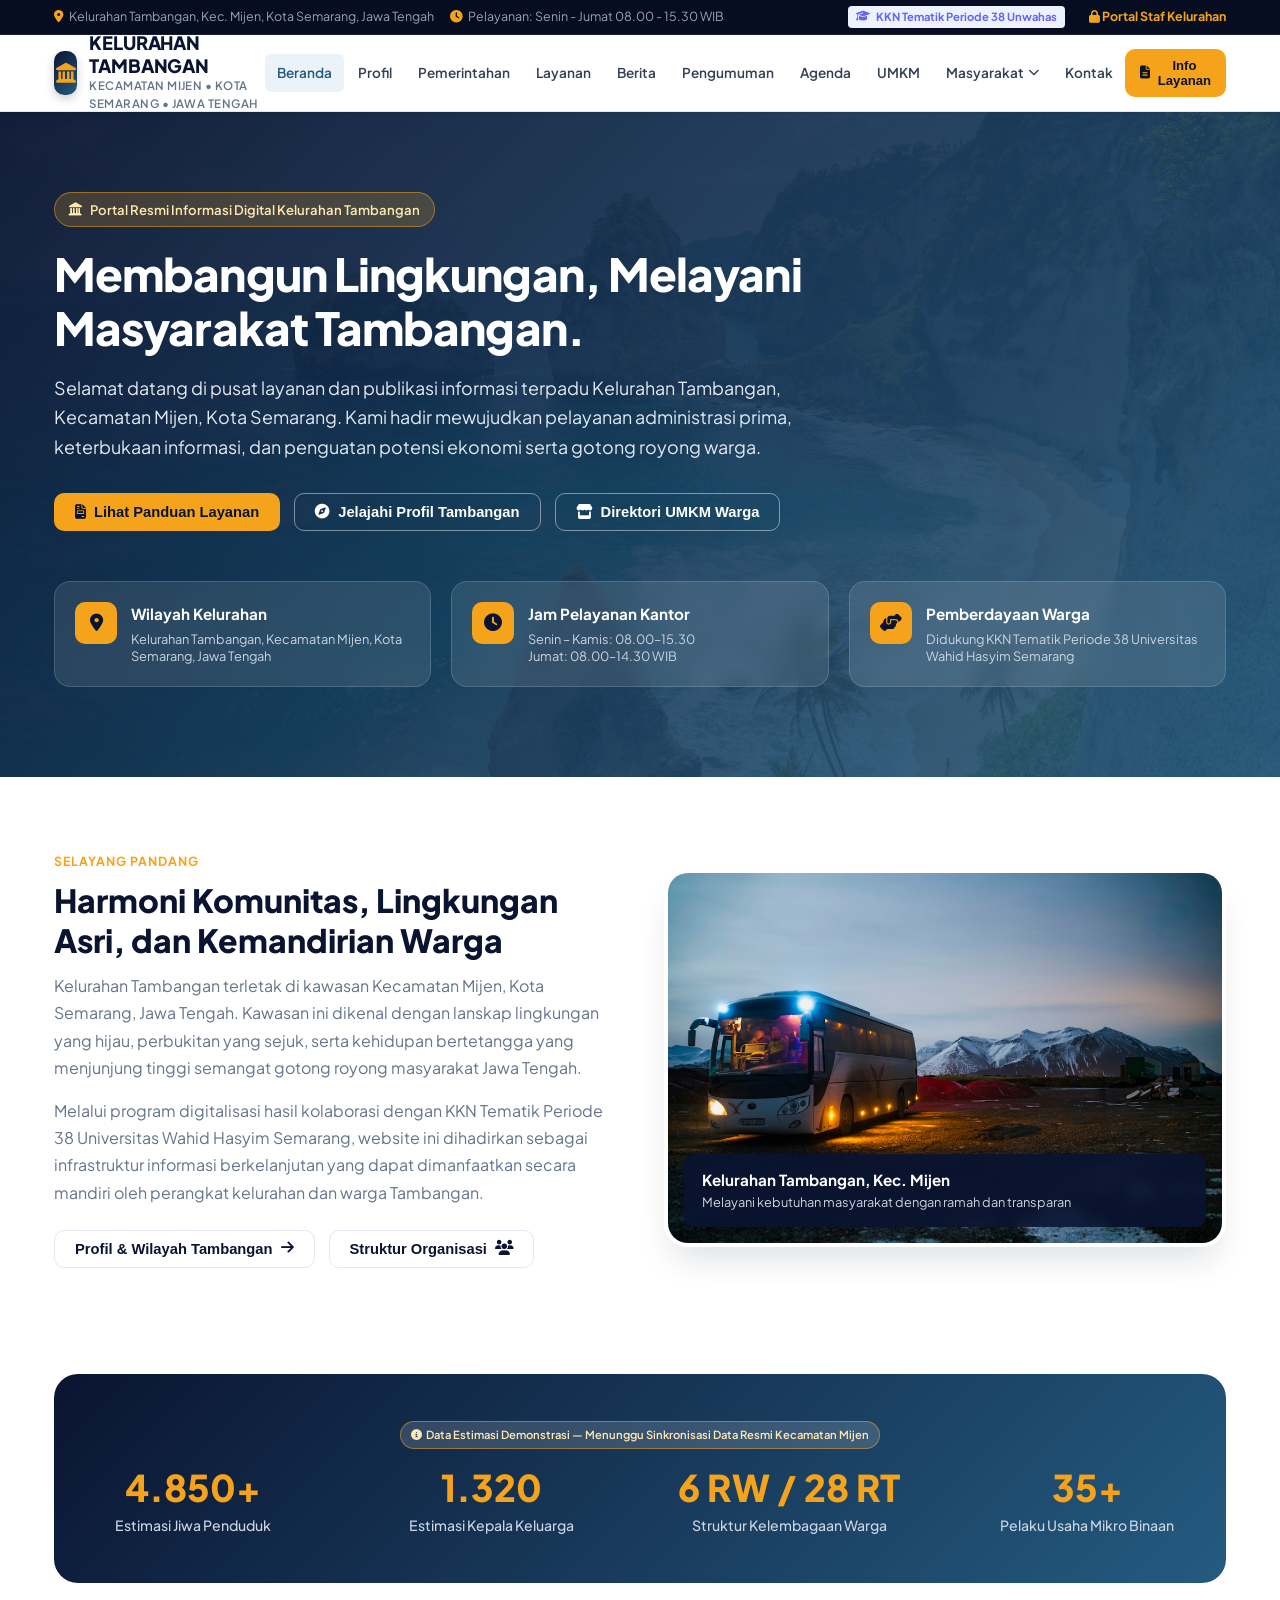
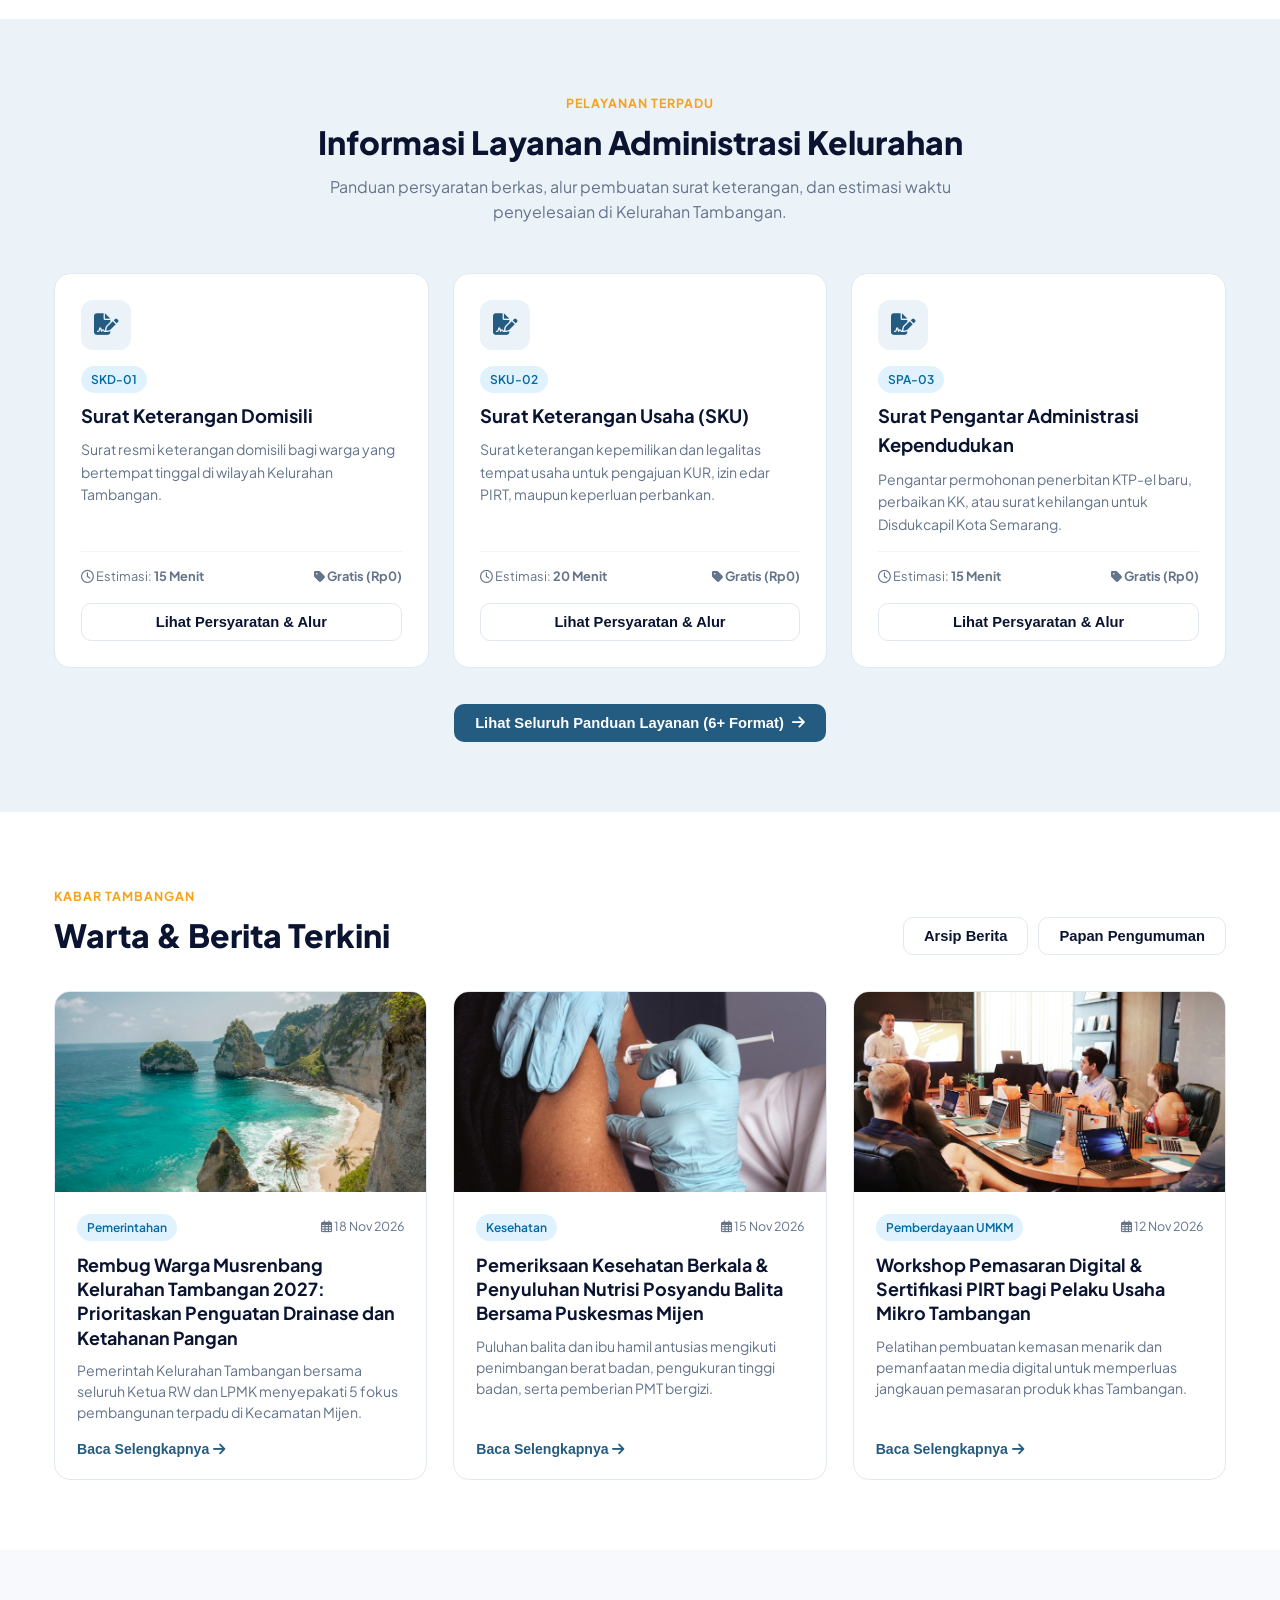
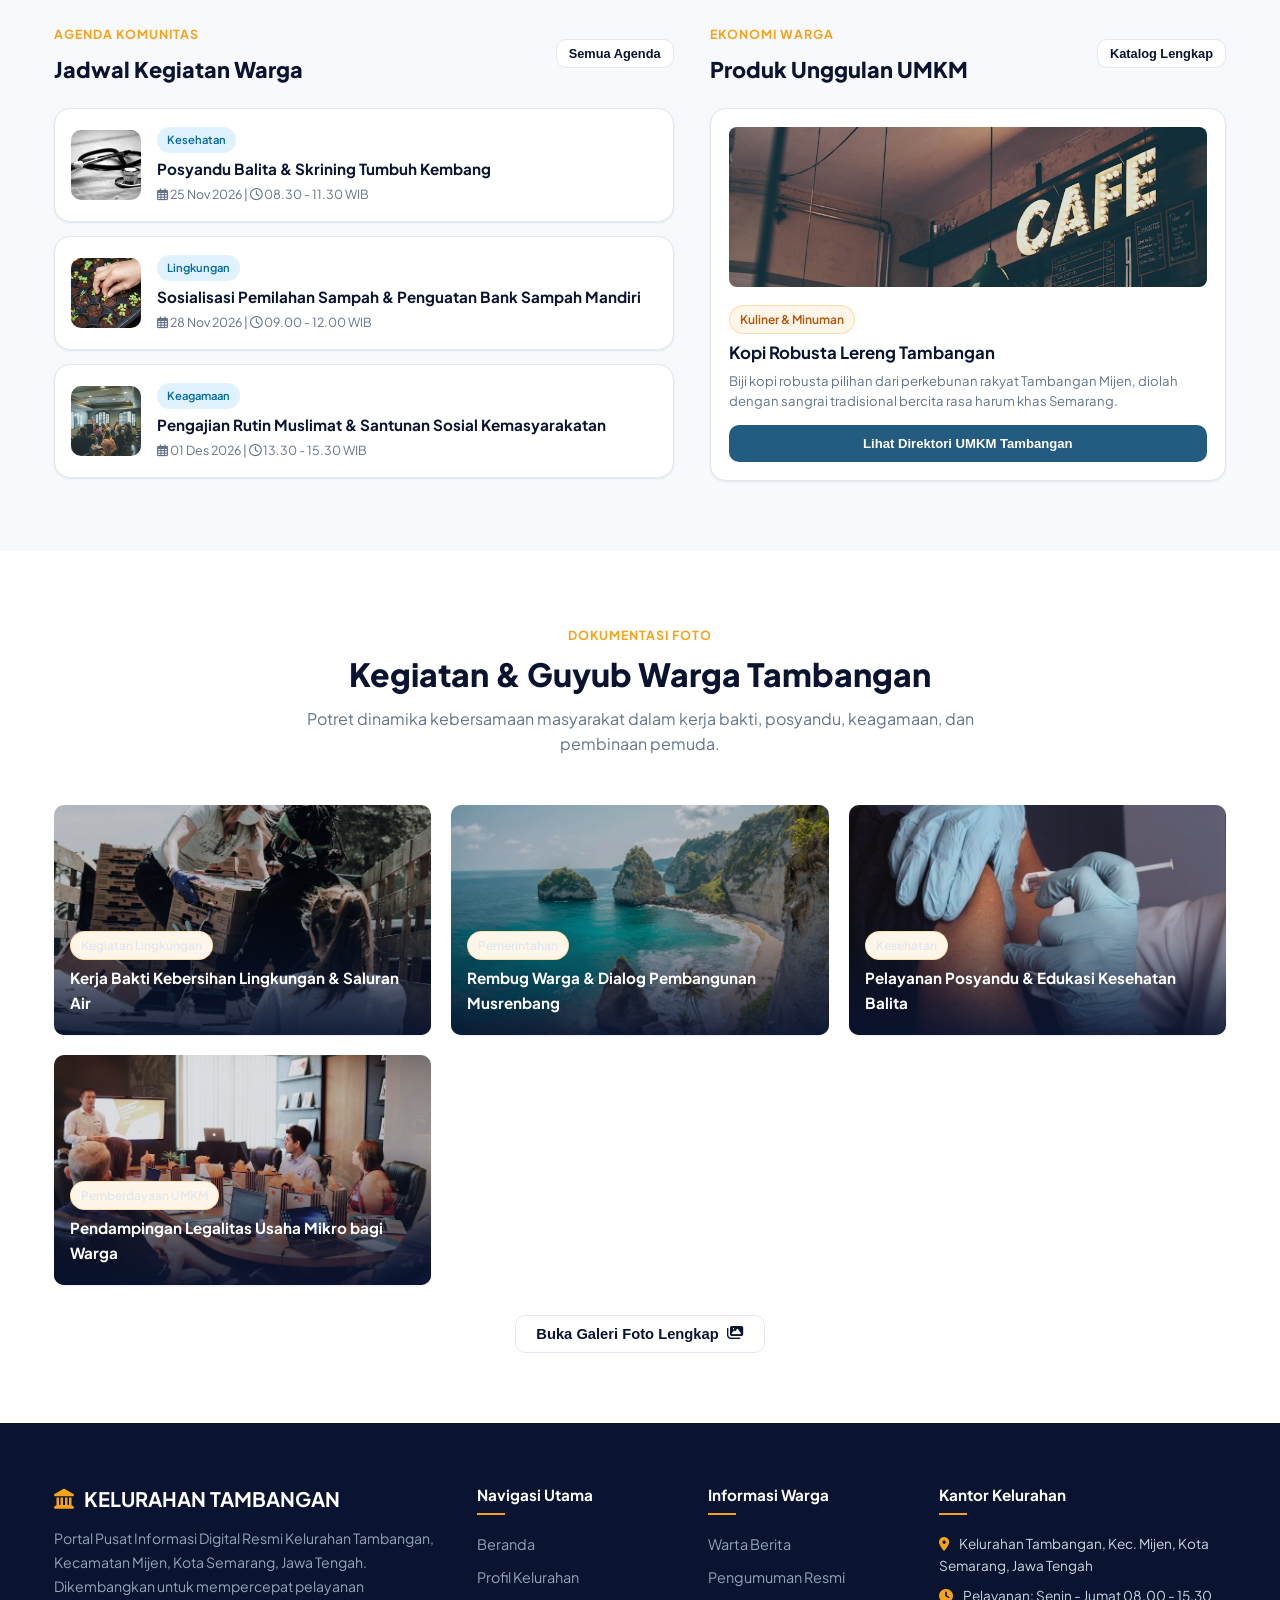
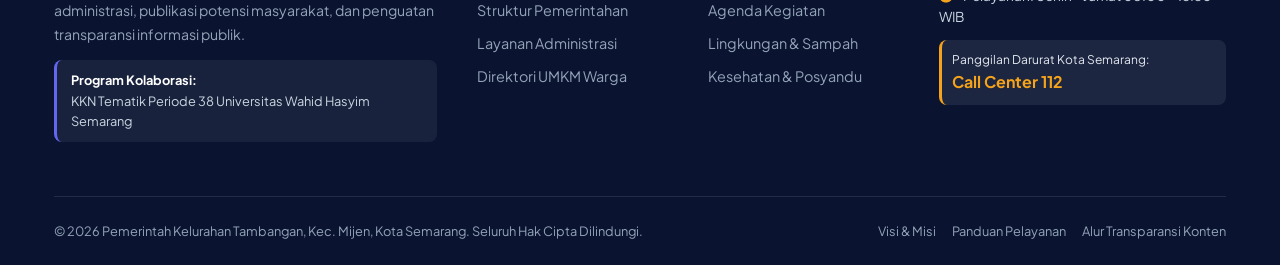
<file: index.html>
<!DOCTYPE html>
<html lang="id">

<head>
  <meta charset="UTF-8">
  <meta name="viewport" content="width=device-width, initial-scale=1.0">
  <title>Website Kelurahan Tambangan, Kec. Mijen, Kota Semarang</title>

  <!-- Font Plus Jakarta Sans from Google Fonts -->
  <link rel="preconnect" href="https://fonts.googleapis.com">
  <link rel="preconnect" href="https://fonts.gstatic.com" crossorigin>
  <link href="https://fonts.googleapis.com/css2?family=Plus+Jakarta+Sans:wght@300;400;500;600;700;800&display=swap"
    rel="stylesheet">

  <!-- Font Awesome 6 Icons -->
  <link rel="stylesheet" href="https://cdnjs.cloudflare.com/ajax/libs/font-awesome/6.4.0/css/all.min.css">

  <!-- Main Stylesheet -->
  <link rel="stylesheet" href="assets/css/style.css?v=3">
</head>

<body>

  <!-- PROTOTYPE CONTROLLER & DEMO TOOLBAR -->
  <header class="proto-control-bar">
    <div style="display:flex; align-items:center; gap:10px;">
      <span class="proto-badge"><i class="fas fa-layer-group"></i> Portal Kelurahan Tambangan</span>
      <span style="font-size:0.75rem; color:#CBD5E1; display:inline-flex; align-items:center; gap:5px;">
        <i class="fas fa-graduation-cap" style="color:var(--color-gold);"></i> KKN Tematik Periode 38 Unwahas
      </span>
    </div>

    <!-- View Switcher Tabs -->
    <div class="proto-nav-group">
      <button class="proto-btn proto-btn-view active" data-view="home" onclick="navigateTo('home')">
        <i class="fas fa-home"></i> Beranda
      </button>
      <button class="proto-btn proto-btn-view" data-view="profil" onclick="navigateTo('profil')">
        <i class="fas fa-id-card"></i> Profil
      </button>
      <button class="proto-btn proto-btn-view" data-view="pemerintahan" onclick="navigateTo('pemerintahan')">
        <i class="fas fa-sitemap"></i> Pemerintahan
      </button>
      <button class="proto-btn proto-btn-view" data-view="layanan" onclick="navigateTo('layanan')">
        <i class="fas fa-file-invoice"></i> Layanan
      </button>
      <button class="proto-btn proto-btn-view" data-view="berita" onclick="navigateTo('berita')">
        <i class="fas fa-newspaper"></i> Berita
      </button>
      <button class="proto-btn proto-btn-view" data-view="pengumuman" onclick="navigateTo('pengumuman')">
        <i class="fas fa-bullhorn"></i> Pengumuman
      </button>
      <button class="proto-btn proto-btn-view" data-view="agenda" onclick="navigateTo('agenda')">
        <i class="far fa-calendar-alt"></i> Agenda
      </button>
      <button class="proto-btn proto-btn-view" data-view="umkm" onclick="navigateTo('umkm')">
        <i class="fas fa-store"></i> UMKM
      </button>
      <button class="proto-btn proto-btn-view" data-view="lingkungan" onclick="navigateTo('lingkungan')">
        <i class="fas fa-leaf"></i> Lingkungan
      </button>
      <button class="proto-btn proto-btn-view" data-view="kesehatan" onclick="navigateTo('kesehatan')">
        <i class="fas fa-heartbeat"></i> Kesehatan
      </button>
      <button class="proto-btn proto-btn-view" data-view="kontak" onclick="navigateTo('kontak')">
        <i class="fas fa-envelope"></i> Kontak
      </button>
      <button class="proto-btn proto-btn-view" data-view="admin_dashboard" onclick="navigateTo('admin_dashboard')"
        style="background:var(--color-blue-support); border-color:var(--color-gold); font-weight:700;">
        <i class="fas fa-user-lock"></i> Dashboard Admin
      </button>
      <button class="proto-btn proto-btn-view" data-view="admin_users" onclick="navigateTo('admin_users')"
        style="background:rgba(245, 163, 26, 0.2); color:#FEE7B3;">
        <i class="fas fa-users-cog"></i> Users & Roles
      </button>
    </div>

    <!-- Responsive Viewport Simulator -->
    <div style="display:flex; align-items:center; gap:8px;">
      <span style="font-size:0.75rem; color:#94A3B8;">Ukuran:</span>
      <div class="proto-viewport-switcher">
        <button id="vp-desktop-btn" class="viewport-btn active" onclick="setViewport('desktop')"
          title="Desktop View (1440px)">
          <i class="fas fa-desktop"></i> Desktop
        </button>
        <button id="vp-tablet-btn" class="viewport-btn" onclick="setViewport('tablet')" title="Tablet View (768px)">
          <i class="fas fa-tablet-alt"></i> Tablet
        </button>
        <button id="vp-mobile-btn" class="viewport-btn" onclick="setViewport('mobile')" title="Smartphone View (390px)">
          <i class="fas fa-mobile-alt"></i> Mobile
        </button>
      </div>
    </div>
  </header>

  <!-- VIEWPORT WRAPPER (RESPONSIVE DEMO: DESKTOP, TABLET, MOBILE) -->
  <div id="viewport-wrapper" class="viewport-desktop">
    <div id="main-app-content">
      <!-- Dynamic View Injected by JavaScript -->
    </div>
  </div>

  <!-- Global Modal Container -->
  <div id="modal-container"></div>

  <!-- JavaScript Modules (cache-bust v3) -->
  <script src="assets/js/app.js?v=3"></script>
  <script src="assets/js/views.js?v=3"></script>
  <script src="assets/js/page_home.js?v=3"></script>
  <script src="assets/js/page_articles.js?v=3"></script>
  <script src="assets/js/page_info.js?v=3"></script>
  <script src="assets/js/page_admin.js?v=3"></script>
  <script src="assets/js/page_roles.js?v=3"></script>

  <!-- Initial Boot -->
  <script>
    document.addEventListener('DOMContentLoaded', () => {
      renderCurrentView();
    });
  </script>
</body>

</html>
</file>
<file: assets/css/style.css>
:root {
  /* Updated Master Palette - Hybrid Government + Community-Centered */
  --color-navy: #0A1431;
  --color-gold: #F5A31A;
  --color-gold-hover: #D98C10;
  --color-gold-light: #FEF6E8;
  --color-warm-white: #F8F9FC;
  --color-white: #FFFFFF;
  --color-blue-support: #245B80;
  --color-soft-blue: #EBF2F8;
  --color-purple-accent: #6366F1;
  --color-purple-light: #EEF2FF;
  
  --color-deep-navy: #0A1431;
  --color-primary-blue: #245B80;
  --color-accent-gold: #F5A31A;
  --color-neutral-dark: #1E293B;
  --color-neutral-gray: #64748B;
  --color-neutral-light: #F1F5F9;
  --color-border: #E2E8F0;
  
  --color-success: #10B981;
  --color-warning: #F59E0B;
  --color-danger: #EF4444;
  --color-info: #0284C7;
  
  --font-sans: 'Plus Jakarta Sans', system-ui, -apple-system, BlinkMacSystemFont, 'Segoe UI', Roboto, Oxygen, Ubuntu, Cantarell, sans-serif;
  --radius-sm: 6px;
  --radius-md: 10px;
  --radius-lg: 16px;
  --radius-xl: 24px;
  --shadow-sm: 0 1px 3px rgba(10, 20, 49, 0.05), 0 1px 2px rgba(10, 20, 49, 0.03);
  --shadow-md: 0 4px 14px rgba(10, 20, 49, 0.07);
  --shadow-lg: 0 12px 28px -4px rgba(10, 20, 49, 0.1), 0 4px 8px -2px rgba(10, 20, 49, 0.04);
  --shadow-xl: 0 20px 35px -10px rgba(10, 20, 49, 0.14);
  --transition: all 0.22s cubic-bezier(0.4, 0, 0.2, 1);
}

* {
  box-sizing: border-box;
  margin: 0;
  padding: 0;
}

body {
  font-family: var(--font-sans);
  background-color: var(--color-warm-white);
  color: var(--color-neutral-dark);
  line-height: 1.6;
  -webkit-font-smoothing: antialiased;
}

/* Prototype Controller Bar (Hidden for Production Look) */
.proto-control-bar {
  display: none !important;
}

.proto-badge {
  background: rgba(245, 163, 26, 0.18);
  color: #FBD38D;
  border: 1px solid var(--color-gold);
  padding: 3px 10px;
  border-radius: 20px;
  font-weight: 700;
  letter-spacing: 0.04em;
  font-size: 0.72rem;
  text-transform: uppercase;
}

.proto-nav-group {
  display: flex;
  align-items: center;
  gap: 6px;
  flex-wrap: wrap;
}

.proto-btn {
  background: rgba(255, 255, 255, 0.08);
  color: #E2E8F0;
  border: 1px solid rgba(255, 255, 255, 0.15);
  padding: 5px 11px;
  border-radius: var(--radius-sm);
  font-size: 0.78rem;
  cursor: pointer;
  transition: var(--transition);
  display: inline-flex;
  align-items: center;
  gap: 5px;
  text-decoration: none;
}

.proto-btn:hover, .proto-btn.active {
  background: var(--color-blue-support);
  border-color: var(--color-gold);
  color: #fff;
  font-weight: 600;
}

.proto-viewport-switcher {
  display: flex;
  background: rgba(0,0,0,0.35);
  padding: 2px;
  border-radius: var(--radius-sm);
  gap: 2px;
}

.viewport-btn {
  background: transparent;
  border: none;
  color: #CBD5E1;
  padding: 4px 8px;
  border-radius: 4px;
  cursor: pointer;
  font-size: 0.75rem;
  display: flex;
  align-items: center;
  gap: 4px;
  transition: var(--transition);
}

.viewport-btn.active {
  background: var(--color-gold);
  color: var(--color-navy);
  font-weight: 700;
}

/* Viewport Simulation Frame */
#viewport-wrapper {
  margin: 0 auto;
  transition: max-width 0.3s cubic-bezier(0.4, 0, 0.2, 1);
  background: #fff;
  min-height: calc(100vh - 45px);
  position: relative;
}

#viewport-wrapper.viewport-desktop {
  max-width: 100%;
}

#viewport-wrapper.viewport-tablet {
  max-width: 768px;
  margin: 20px auto;
  box-shadow: 0 10px 40px rgba(0,0,0,0.35);
  border-radius: 14px;
  overflow: hidden;
  border: 8px solid #334155;
}

#viewport-wrapper.viewport-mobile {
  max-width: 390px;
  margin: 20px auto;
  box-shadow: 0 10px 45px rgba(0,0,0,0.4);
  border-radius: 30px;
  overflow: hidden;
  border: 10px solid #1E293B;
}

/* Containers & Buttons */
.container {
  max-width: 1220px;
  margin: 0 auto;
  padding: 0 24px;
}

.btn {
  display: inline-flex;
  align-items: center;
  justify-content: center;
  gap: 8px;
  font-weight: 600;
  font-size: 0.92rem;
  padding: 10px 20px;
  border-radius: var(--radius-md);
  border: 1px solid transparent;
  cursor: pointer;
  transition: var(--transition);
  text-decoration: none;
}

.btn-primary {
  background: var(--color-blue-support);
  color: #fff;
}
.btn-primary:hover {
  background: var(--color-navy);
  transform: translateY(-1px);
  box-shadow: var(--shadow-md);
}

.btn-gold {
  background: var(--color-gold);
  color: var(--color-navy);
  font-weight: 700;
}
.btn-gold:hover {
  background: var(--color-gold-hover);
  color: #fff;
  transform: translateY(-1px);
  box-shadow: var(--shadow-md);
}

.btn-secondary {
  background: #fff;
  color: var(--color-navy);
  border-color: var(--color-border);
}
.btn-secondary:hover {
  background: var(--color-soft-blue);
  border-color: var(--color-blue-support);
}

.btn-outline-white {
  background: transparent;
  color: #fff;
  border-color: rgba(255, 255, 255, 0.45);
}
.btn-outline-white:hover {
  background: rgba(255, 255, 255, 0.12);
  border-color: #fff;
}

.badge {
  display: inline-flex;
  align-items: center;
  gap: 4px;
  padding: 4px 10px;
  border-radius: 9999px;
  font-size: 0.75rem;
  font-weight: 600;
}

.badge-info { background: #E0F2FE; color: #0369A1; }
.badge-success { background: #DCFCE7; color: #15803D; }
.badge-warning { background: #FEF3C7; color: #B45309; }
.badge-danger { background: #FEE2E2; color: #B91C1C; }
.badge-gold { background: var(--color-gold-light); color: #B45309; border: 1px solid rgba(245, 163, 26, 0.3); }
.badge-demo { background: #F1F5F9; color: #475569; border: 1px dashed #94A3B8; font-size: 0.7rem; }
.badge-kkn { background: var(--color-purple-light); color: var(--color-purple-accent); font-weight: 700; }

/* Top Strip and Main Nav */
.gov-top-strip {
  background: #060D20;
  color: #94A3B8;
  font-size: 0.78rem;
  padding: 6px 0;
  border-bottom: 1px solid rgba(255, 255, 255, 0.08);
}
.gov-top-content {
  display: flex;
  justify-content: space-between;
  align-items: center;
  flex-wrap: wrap;
  gap: 8px;
}
.gov-top-items {
  display: flex;
  align-items: center;
  gap: 16px;
}
.gov-top-item {
  display: flex;
  align-items: center;
  gap: 6px;
}

.main-navbar {
  background: #fff;
  border-bottom: 1px solid var(--color-border);
  position: sticky;
  top: 0;
  z-index: 900;
  box-shadow: var(--shadow-sm);
}
.nav-container {
  display: flex;
  align-items: center;
  justify-content: space-between;
  height: 76px;
}
.brand-link {
  display: flex;
  align-items: center;
  gap: 12px;
  text-decoration: none;
  color: var(--color-navy);
}
.brand-logo-emblem {
  width: 44px;
  height: 44px;
  background: linear-gradient(135deg, var(--color-navy), var(--color-blue-support));
  border-radius: 10px;
  display: flex;
  align-items: center;
  justify-content: center;
  color: var(--color-gold);
  box-shadow: 0 4px 10px rgba(10, 20, 49, 0.2);
}
.brand-titles h1 {
  font-size: 1.15rem;
  font-weight: 800;
  line-height: 1.2;
  letter-spacing: -0.01em;
  color: var(--color-navy);
}
.brand-titles span {
  font-size: 0.72rem;
  color: var(--color-neutral-gray);
  text-transform: uppercase;
  letter-spacing: 0.04em;
  font-weight: 600;
  display: block;
}

.nav-menu {
  display: flex;
  align-items: center;
  gap: 2px;
  list-style: none;
}
.nav-item a {
  display: flex;
  align-items: center;
  padding: 8px 12px;
  color: #334155;
  font-weight: 600;
  font-size: 0.85rem;
  text-decoration: none;
  border-radius: var(--radius-sm);
  transition: var(--transition);
}
.nav-item a:hover, .nav-item a.active {
  color: var(--color-blue-support);
  background: var(--color-soft-blue);
}

.nav-dropdown {
  position: relative;
}
.nav-dropdown-menu {
  display: none;
  position: absolute;
  top: 100%;
  left: 0;
  background: #fff;
  min-width: 220px;
  box-shadow: var(--shadow-lg);
  border-radius: var(--radius-md);
  border: 1px solid var(--color-border);
  padding: 8px;
  z-index: 1000;
}
.nav-dropdown:hover .nav-dropdown-menu {
  display: block;
}
.nav-dropdown-menu a {
  display: block;
  padding: 8px 12px;
  color: #334155;
  text-decoration: none;
  font-size: 0.84rem;
  font-weight: 500;
  border-radius: var(--radius-sm);
}
.nav-dropdown-menu a:hover {
  background: var(--color-soft-blue);
  color: var(--color-blue-support);
}

.mobile-menu-toggle {
  display: none;
  background: none;
  border: none;
  font-size: 1.4rem;
  color: var(--color-navy);
  cursor: pointer;
}

/* Hero Section */
.hero-section {
  position: relative;
  background: linear-gradient(135deg, rgba(10, 20, 49, 0.94), rgba(36, 91, 128, 0.88)), url('../img/hero_bg.jpg') center/cover no-repeat;
  color: #fff;
  padding: 80px 0 90px;
  overflow: hidden;
}
.hero-content {
  max-width: 780px;
}
.hero-badge {
  display: inline-flex;
  align-items: center;
  gap: 8px;
  background: rgba(245, 163, 26, 0.2);
  border: 1px solid rgba(245, 163, 26, 0.5);
  color: #FEE7B3;
  padding: 6px 14px;
  border-radius: 9999px;
  font-size: 0.82rem;
  font-weight: 600;
  margin-bottom: 20px;
}
.hero-title {
  font-size: 2.85rem;
  font-weight: 800;
  line-height: 1.18;
  margin-bottom: 18px;
  letter-spacing: -0.02em;
}
.hero-desc {
  font-size: 1.12rem;
  color: #E2E8F0;
  line-height: 1.65;
  margin-bottom: 32px;
}
.hero-cta {
  display: flex;
  gap: 14px;
  flex-wrap: wrap;
}

.hero-quick-cards {
  display: grid;
  grid-template-columns: repeat(3, 1fr);
  gap: 20px;
  margin-top: 50px;
}
.quick-card {
  background: rgba(255, 255, 255, 0.1);
  backdrop-filter: blur(8px);
  border: 1px solid rgba(255, 255, 255, 0.15);
  padding: 20px;
  border-radius: var(--radius-lg);
  color: #fff;
  display: flex;
  align-items: flex-start;
  gap: 14px;
}
.quick-card-icon {
  background: var(--color-gold);
  color: var(--color-navy);
  width: 42px;
  height: 42px;
  border-radius: 10px;
  display: flex;
  align-items: center;
  justify-content: center;
  font-size: 1.1rem;
  flex-shrink: 0;
}
.quick-card-body h4 {
  font-size: 0.95rem;
  font-weight: 700;
  margin-bottom: 4px;
}
.quick-card-body p {
  font-size: 0.8rem;
  color: #CBD5E1;
  line-height: 1.4;
}

/* Sections */
.section {
  padding: 70px 0;
}
.section-header {
  text-align: center;
  max-width: 700px;
  margin: 0 auto 48px;
}
.section-tag {
  color: var(--color-gold);
  font-weight: 700;
  text-transform: uppercase;
  font-size: 0.78rem;
  letter-spacing: 0.08em;
  margin-bottom: 8px;
  display: inline-block;
}
.section-title {
  font-size: 2rem;
  font-weight: 800;
  color: var(--color-navy);
  line-height: 1.25;
  margin-bottom: 12px;
}
.section-subtitle {
  color: var(--color-neutral-gray);
  font-size: 1rem;
}

/* Grids & Cards */
.service-grid {
  display: grid;
  grid-template-columns: repeat(auto-fit, minmax(320px, 1fr));
  gap: 24px;
}
.service-card {
  background: #fff;
  border-radius: var(--radius-lg);
  border: 1px solid var(--color-border);
  padding: 26px;
  transition: var(--transition);
  display: flex;
  flex-direction: column;
}
.service-card:hover {
  transform: translateY(-4px);
  box-shadow: var(--shadow-lg);
  border-color: #CBD5E1;
}
.service-icon-box {
  width: 50px;
  height: 50px;
  border-radius: 12px;
  background: var(--color-soft-blue);
  color: var(--color-blue-support);
  display: flex;
  align-items: center;
  justify-content: center;
  font-size: 1.35rem;
  margin-bottom: 16px;
}
.service-title {
  font-size: 1.15rem;
  font-weight: 700;
  color: var(--color-navy);
  margin-bottom: 8px;
}
.service-desc {
  color: var(--color-neutral-gray);
  font-size: 0.88rem;
  margin-bottom: 16px;
  flex-grow: 1;
}
.service-meta {
  display: flex;
  align-items: center;
  justify-content: space-between;
  border-top: 1px solid var(--color-neutral-light);
  padding-top: 14px;
  font-size: 0.8rem;
  color: var(--color-neutral-gray);
}

/* Stats Banner */
.stats-banner {
  background: linear-gradient(135deg, var(--color-navy), var(--color-blue-support));
  color: #fff;
  padding: 46px 0;
  border-radius: var(--radius-xl);
  margin: 36px auto;
  position: relative;
  overflow: hidden;
}
.stats-grid {
  display: grid;
  grid-template-columns: repeat(4, 1fr);
  gap: 20px;
  text-align: center;
}
.stat-item h3 {
  font-size: 2.3rem;
  font-weight: 800;
  color: var(--color-gold);
  line-height: 1;
  margin-bottom: 8px;
}
.stat-item p {
  color: #CBD5E1;
  font-size: 0.88rem;
  font-weight: 500;
}

/* News Cards */
.news-grid {
  display: grid;
  grid-template-columns: repeat(auto-fit, minmax(330px, 1fr));
  gap: 26px;
}
.news-card {
  background: #fff;
  border-radius: var(--radius-lg);
  overflow: hidden;
  border: 1px solid var(--color-border);
  transition: var(--transition);
  display: flex;
  flex-direction: column;
}
.news-card:hover {
  transform: translateY(-4px);
  box-shadow: var(--shadow-lg);
}
.news-thumb {
  width: 100%;
  height: 200px;
  object-fit: cover;
  background-color: var(--color-neutral-light);
}
.news-body {
  padding: 22px;
  display: flex;
  flex-direction: column;
  flex-grow: 1;
}
.news-category-date {
  display: flex;
  align-items: center;
  justify-content: space-between;
  margin-bottom: 12px;
  font-size: 0.78rem;
  color: var(--color-neutral-gray);
}
.news-title {
  font-size: 1.12rem;
  font-weight: 700;
  color: var(--color-navy);
  line-height: 1.35;
  margin-bottom: 10px;
  cursor: pointer;
}
.news-title:hover {
  color: var(--color-blue-support);
}
.news-excerpt {
  color: var(--color-neutral-gray);
  font-size: 0.88rem;
  margin-bottom: 18px;
  line-height: 1.5;
  flex-grow: 1;
}

/* Gallery Grid */
.gallery-grid {
  display: grid;
  grid-template-columns: repeat(auto-fill, minmax(280px, 1fr));
  gap: 20px;
}
.gallery-card {
  position: relative;
  border-radius: var(--radius-md);
  overflow: hidden;
  height: 230px;
  box-shadow: var(--shadow-sm);
  cursor: pointer;
}
.gallery-card img {
  width: 100%;
  height: 100%;
  object-fit: cover;
  transition: transform 0.4s ease;
}
.gallery-card:hover img {
  transform: scale(1.05);
}
.gallery-overlay {
  position: absolute;
  inset: 0;
  background: linear-gradient(to top, rgba(10, 20, 49, 0.92) 0%, rgba(10, 20, 49, 0.15) 60%);
  display: flex;
  flex-direction: column;
  justify-content: flex-end;
  padding: 16px;
  color: #fff;
}
.gallery-overlay h4 {
  font-size: 0.95rem;
  font-weight: 700;
  margin-bottom: 4px;
}
.gallery-overlay span {
  font-size: 0.75rem;
  color: #E2E8F0;
}

/* Footer */
.gov-footer {
  background: var(--color-navy);
  color: #94A3B8;
  padding: 60px 0 24px;
  font-size: 0.9rem;
}
.footer-grid {
  display: grid;
  grid-template-columns: 2fr 1fr 1fr 1.5fr;
  gap: 40px;
  margin-bottom: 40px;
}
.footer-brand h3 {
  color: #fff;
  font-size: 1.25rem;
  margin-bottom: 12px;
  display: flex;
  align-items: center;
  gap: 10px;
}
.footer-col h4 {
  color: #fff;
  font-size: 0.95rem;
  font-weight: 700;
  margin-bottom: 18px;
  position: relative;
  padding-bottom: 8px;
}
.footer-col h4::after {
  content: '';
  position: absolute;
  left: 0;
  bottom: 0;
  width: 28px;
  height: 2px;
  background: var(--color-gold);
}
.footer-links {
  list-style: none;
}
.footer-links li {
  margin-bottom: 10px;
}
.footer-links a {
  color: #94A3B8;
  text-decoration: none;
  transition: var(--transition);
}
.footer-links a:hover {
  color: #fff;
  padding-left: 4px;
}
.footer-bottom {
  border-top: 1px solid rgba(255, 255, 255, 0.1);
  padding-top: 24px;
  display: flex;
  justify-content: space-between;
  align-items: center;
  font-size: 0.8rem;
  flex-wrap: wrap;
  gap: 12px;
}

/* Admin Dashboard Layout */
.admin-layout {
  display: flex;
  min-height: calc(100vh - 45px);
  background: #F8FAFC;
}
.admin-sidebar {
  width: 270px;
  background: #060D20;
  color: #94A3B8;
  flex-shrink: 0;
  display: flex;
  flex-direction: column;
  border-right: 1px solid rgba(255, 255, 255, 0.05);
}
.admin-sidebar-header {
  padding: 22px 18px;
  border-bottom: 1px solid rgba(255, 255, 255, 0.08);
  display: flex;
  align-items: center;
  gap: 12px;
}
.admin-sidebar-nav {
  padding: 14px 10px;
  flex-grow: 1;
  overflow-y: auto;
}
.admin-nav-group-title {
  font-size: 0.68rem;
  text-transform: uppercase;
  letter-spacing: 0.08em;
  color: #64748B;
  padding: 10px 12px 4px;
  font-weight: 700;
}
.admin-nav-item {
  display: flex;
  align-items: center;
  gap: 12px;
  padding: 9px 12px;
  color: #94A3B8;
  border-radius: var(--radius-sm);
  text-decoration: none;
  font-size: 0.85rem;
  font-weight: 500;
  transition: var(--transition);
  cursor: pointer;
  margin-bottom: 2px;
}
.admin-nav-item:hover, .admin-nav-item.active {
  background: rgba(36, 91, 128, 0.35);
  color: #fff;
  border-left: 3px solid var(--color-gold);
}
.admin-nav-item i {
  font-size: 1rem;
  width: 20px;
  text-align: center;
}

.admin-main {
  flex-grow: 1;
  display: flex;
  flex-direction: column;
  min-width: 0;
}
.admin-topbar {
  height: 66px;
  background: #fff;
  border-bottom: 1px solid var(--color-border);
  padding: 0 26px;
  display: flex;
  align-items: center;
  justify-content: space-between;
}
.admin-content {
  padding: 26px;
  overflow-y: auto;
  flex-grow: 1;
}

.admin-card {
  background: #fff;
  border: 1px solid var(--color-border);
  border-radius: var(--radius-lg);
  box-shadow: var(--shadow-sm);
  margin-bottom: 24px;
  overflow: hidden;
}
.admin-card-header {
  padding: 16px 22px;
  border-bottom: 1px solid var(--color-border);
  display: flex;
  align-items: center;
  justify-content: space-between;
}
.admin-card-title {
  font-size: 1.05rem;
  font-weight: 700;
  color: var(--color-navy);
}
.admin-card-body {
  padding: 22px;
}

/* Data Table */
.data-table-wrapper {
  overflow-x: auto;
}
.data-table {
  width: 100%;
  border-collapse: collapse;
  text-align: left;
  font-size: 0.86rem;
}
.data-table th {
  background: #F8FAFC;
  color: #475569;
  font-weight: 600;
  padding: 12px 14px;
  border-bottom: 1px solid var(--color-border);
}
.data-table td {
  padding: 12px 14px;
  border-bottom: 1px solid var(--color-border);
  color: #1E293B;
  vertical-align: middle;
}
.data-table tr:hover {
  background: #F8FAFC;
}

/* Form Styles */
.form-group {
  margin-bottom: 16px;
}
.form-label {
  display: block;
  font-size: 0.85rem;
  font-weight: 600;
  color: #334155;
  margin-bottom: 6px;
}
.form-control {
  width: 100%;
  padding: 9px 12px;
  border: 1px solid var(--color-border);
  border-radius: var(--radius-sm);
  font-family: inherit;
  font-size: 0.88rem;
  color: var(--color-neutral-dark);
  transition: var(--transition);
}
.form-control:focus {
  outline: none;
  border-color: var(--color-blue-support);
  box-shadow: 0 0 0 3px rgba(36, 91, 128, 0.15);
}

/* Responsive Styles */
@media (max-width: 992px) {
  .hero-quick-cards {
    grid-template-columns: 1fr;
  }
  .stats-grid {
    grid-template-columns: repeat(2, 1fr);
    gap: 24px;
  }
  .footer-grid {
    grid-template-columns: 1fr 1fr;
  }
}

@media (max-width: 768px) {
  .nav-menu {
    display: none;
  }
  .mobile-menu-toggle {
    display: block;
  }
  .hero-title {
    font-size: 2.1rem;
  }
  .footer-grid {
    grid-template-columns: 1fr;
  }
  .admin-layout {
    flex-direction: column;
  }
  .admin-sidebar {
    width: 100%;
  }
}


/* Modal Styles */
.modal-backdrop {
  position: fixed;
  inset: 0;
  background: rgba(10, 20, 49, 0.7);
  backdrop-filter: blur(4px);
  z-index: 2500;
  display: none;
  align-items: center;
  justify-content: center;
  padding: 20px;
}
.modal-backdrop.show {
  display: flex !important;
}
.modal-box {
  background: #ffffff;
  border-radius: var(--radius-lg);
  max-width: 600px;
  width: 100%;
  box-shadow: 0 25px 50px -12px rgba(10, 20, 49, 0.35);
  overflow: hidden;
  animation: modalIn 0.22s cubic-bezier(0.16, 1, 0.3, 1);
  position: relative;
  z-index: 2600;
}
@keyframes modalIn {
  from { opacity: 0; transform: scale(0.95) translateY(12px); }
  to { opacity: 1; transform: scale(1) translateY(0); }
}
</file>
